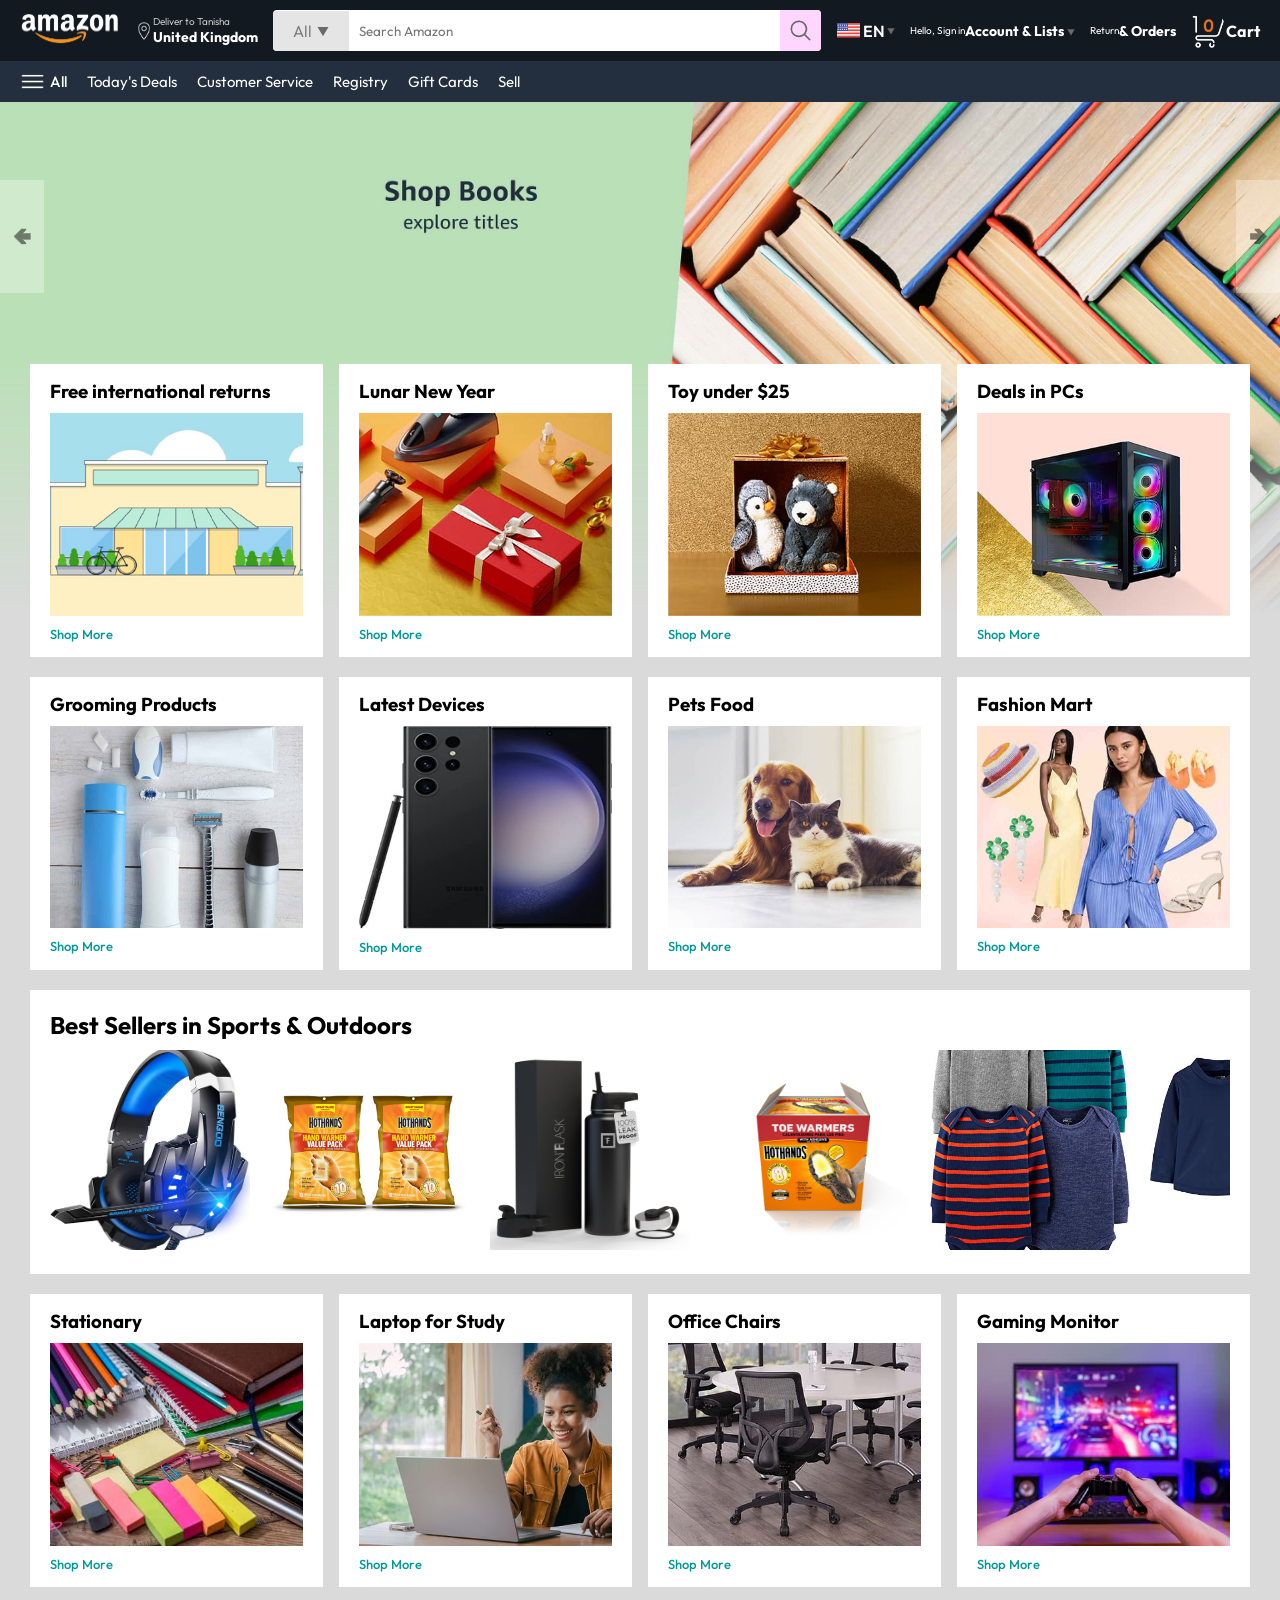
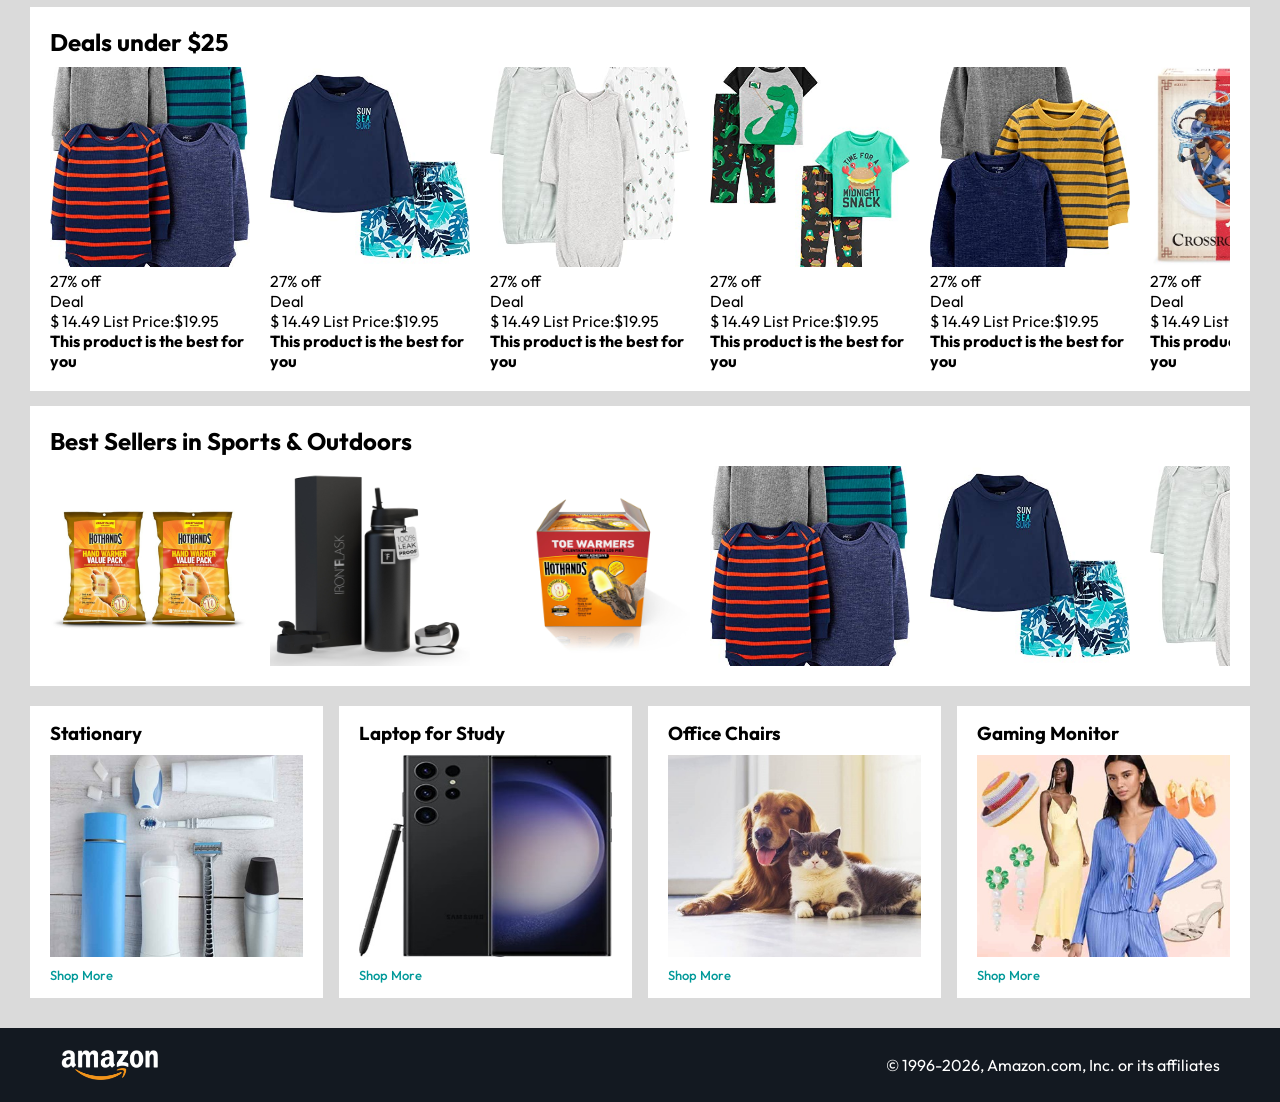
<file: index.html>
<!DOCTYPE html>
<html lang="en">
<head>
    <meta charset="UTF-8">
    <meta name="viewport" content="width=device-width, initial-scale=1.0">
    <title>Amazon Clone Website</title><!--on the tab button, this is written-->
    <link rel="stylesheet" href="style.css"><!--link is used to connect one html file to another file, has no closing tag, usually written inside the head section, rel implies that the linked file is a css file used for styling(design), href means location Hypertext Reference, here its in the same folder as the html file but otherwise if inside a folder, it would look like href="css/style.css". overall i'm saying “HTML, please use the design from the file called style.css"-->

</head>
<body>
    
    <!--takes me to the homepage-->
    <nav><!--nav bar has the navigation section that usually contains the logo,menu and the links that are extra-->
        <a href="./index.html">
            <img src="./assets/amazon_logo.png" width="100">
        </a><!--make the logo clickable-->
        <div class="nav-location">
            <img src="./assets/location_icon.png" alt="" height="18">
            <div class="location-text">
            <p>Deliver to Tanisha</p>
        <h1>United Kingdom</h1>
    </div>
</div>
<div class="nav-search">
    <div class="nav-search-category">
        <p>All</p>
        <img src="./assets/dropdown_icon.png" height="12" alt="">
    </div>
        <input type="text" class="nav-search-input" placeholder="Search Amazon">
        <img src="./assets/search_icon.png" class="nav-search-icon" alt="">
</div>
<div class="nav-language">
    <img src="./assets/us_flag.png" width="25px" alt="">
    <p>EN</p>
    <img src="./assets/dropdown_icon.png" width="8px" alt="">
</div>
<div class="nav-text">
    <p><a href="signin.html">Hello, Sign in</a></p>
    <h1>Account & Lists <img src="./assets/dropdown_icon.png" width="8px" alt=""></h1>
</div>
<div class="nav-text">
    <p>Return</p>
    <h1>& Orders </h1>
</div>
<a href="/cart.html" class="nav-cart"><!--so that when we click on the cart icon, it'll open the cart.html thats the cart webpage-->
    <img src="./assets/cart_icon.png" width="35px" alt="">
    <h4>Cart</h4>
</a>
    </nav>
    
    
    <div class="nav-bottom">
        <div>
            <img src="./assets/menu_icon.png" width="25px" alt="">
            <p>All</p>
        </div><!--all this written below are placed side by side coz we did flex-->
        <p>Today's Deals</p>
        <p>Customer Service</p>
        <p>Registry</p>
        <p>Gift Cards</p>
        <p>Sell</p>
    </div>

    <div class="header-slider">
        <a href="#" class="control_prev">&#129144;</a>
        <a href="#" class="control_next">&#129146;</a>
        <ul>
            <img src="./assets/header1.jpg" class="header-img" alt="">
            <img src="./assets/header2.jpg" class="header-img" alt="">
            <img src="./assets/header3.jpg" class="header-img" alt="">
            <img src="./assets/header4.jpg" class="header-img" alt="">
            <img src="./assets/header5.jpg" class="header-img" alt="">
            <img src="./assets/header6.jpg" class="header-img" alt="">
        </ul>

    </div>
    <div class="box-row header-box"><!--used to make the image in the 1st page -->

        <div class="box-col">
            <h3> Free international returns</h3>
            <img src="./assets/box1-1.jpg" alt="">
            <a href="/">Shop More</a>
        </div>

        <div class="box-col">
            <h3> Lunar New Year</h3>
            <img src="./assets/box1-2.jpg" alt="">
            <a href="/">Shop More</a>
        </div>

        <div class="box-col">
            <h3> Toy under $25</h3>
            <img src="./assets/box1-3.jpg" alt="">
            <a href="/">Shop More</a>

        </div>
        <div class="box-col">
            <h3> Deals in PCs</h3>
            <img src="./assets/box1-4.jpg" alt="">
            <a href="/">Shop More</a>

        </div>
    </div>

    <!--2nd row element cards now we'll display-->

        <div class="box-row  "><!--used to make the image in the 1st page -->

        <div class="box-col">
            <h3> Grooming Products</h3>
            <img src="./assets/box2-1.jpg" alt="">
            <a href="/">Shop More</a>
        </div>

        <div class="box-col">
            <h3> Latest Devices</h3>
            <img src="./assets/box2-2.jpg" alt="">
            <a href="/">Shop More</a>
        </div>

        <div class="box-col">
            <h3> Pets Food</h3>
            <img src="./assets/box2-3.jpg" alt="">
            <a href="/">Shop More</a>

        </div>
        <div class="box-col">
            <h3> Fashion Mart</h3>
            <img src="./assets/box2-4.jpg" alt="">
            <a href="/">Shop More</a>

        </div>
    </div>



   <!--next row of best selling products in the amazon homescreen-->

   

    <!--  
    <div class="experiment1">
        I am a simple div
    </div>   
    <div class="experiment2">
        I am a second div
    </div>
-->
<div class="product-slider">
    <h2>Best Sellers in Sports & Outdoors</h2>
    <div class="products">
        <a href="/product.html">
            <img src="./assets/product_img.jpg" alt="">
        </a>
    <img src="./assets/product1-8.jpg">
    <img src="./assets/product1-9.jpg">
    <img src="./assets/product1-10.jpg">
    <img src="./assets/product2-1.jpg">
    <img src="./assets/product2-2.jpg">
    <img src="./assets/product2-3.jpg">
    <img src="./assets/product2-4.jpg">
    <img src="./assets/product2-5.jpg">
</div>
</div>

<div class="box-row  "><!--used to make the image in the 1st page -->

        <div class="box-col">
            <h3> Stationary</h3>
            <img src="./assets/box3-1.jpg" alt="">
            <a href="/">Shop More</a>
        </div>

        <div class="box-col">
            <h3> Laptop for Study</h3>
            <img src="./assets/box3-2.jpg" alt="">
            <a href="/">Shop More</a>
        </div>

        <div class="box-col">
            <h3> Office Chairs</h3>
            <img src="./assets/box3-3.jpg" alt="">
            <a href="/">Shop More</a>

        </div>
        <div class="box-col">
            <h3> Gaming Monitor</h3>
            <img src="./assets/box3-4.jpg" alt="">
            <a href="/">Shop More</a>

        </div>
    </div>

    <div class="product-slider-with-price">
        <h2>Deals under $25</h2>
        <div class="products">
            <div class="product-card">
                <div class="product-img-container">
                    <img src="./assets/product2-1.jpg" alt="">
                </div>
                <div class="product-offer">
                    <p>27% off<p> <span> Deal</span></p>
                </div>
                <p class="product-price">$ <span>14.49</span> List Price:$19.95</p>
                <h4>This product is the best for you</h4>
            </div>
            <!--11 product cards-->
             <div class="product-card">
                <div class="product-img-container">
                    <img src="./assets/product2-2.jpg" alt="">
                </div>
                <div class="product-offer">
                    <p>27% off<p> <span> Deal</span></p>
                </div>
                <p class="product-price">$ <span>14.49</span> List Price:$19.95</p>
                <h4>This product is the best for you</h4>
            </div>
             <div class="product-card">
                <div class="product-img-container">
                    <img src="./assets/product2-3.jpg" alt="">
                </div>
                <div class="product-offer">
                    <p>27% off<p> <span> Deal</span></p>
                </div>
                <p class="product-price">$ <span>14.49</span> List Price:$19.95</p>
                <h4>This product is the best for you</h4>
            </div>
             <div class="product-card">
                <div class="product-img-container">
                    <img src="./assets/product2-4.jpg" alt="">
                </div>
                <div class="product-offer">
                    <p>27% off<p> <span> Deal</span></p>
                </div>
                <p class="product-price">$ <span>14.49</span> List Price:$19.95</p>
                <h4>This product is the best for you</h4>
            </div>
             <div class="product-card">
                <div class="product-img-container">
                    <img src="./assets/product2-5.jpg" alt="">
                </div>
                <div class="product-offer">
                    <p>27% off<p> <span> Deal</span></p>
                </div>
                <p class="product-price">$ <span>14.49</span> List Price:$19.95</p>
                <h4>This product is the best for you</h4>
            </div>
             <div class="product-card">
                <div class="product-img-container">
                    <img src="./assets/product2-6.jpg" alt="">
                </div>
                <div class="product-offer">
                    <p>27% off<p> <span> Deal</span></p>
                </div>
                <p class="product-price">$ <span>14.49</span> List Price:$19.95</p>
                <h4>This product is the best for you</h4>
            </div>
             <div class="product-card">
                <div class="product-img-container">
                    <img src="./assets/product2-7.jpg" alt="">
                </div>
                <div class="product-offer">
                    <p>27% off<p> <span> Deal</span></p>
                </div>
                <p class="product-price">$ <span>14.49</span> List Price:$19.95</p>
                <h4>This product is the best for you</h4>
            </div>
             <div class="product-card">
                <div class="product-img-container">
                    <img src="./assets/product2-8.jpg" alt="">
                </div>
                <div class="product-offer">
                    <p>27% off<p> <span> Deal</span></p>
                </div>
                <p class="product-price">$ <span>14.49</span> List Price:$19.95</p>
                <h4>This product is the best for you</h4>
            </div>
             <div class="product-card">
                <div class="product-img-container">
                    <img src="./assets/product2-9.jpg" alt="">
                </div>
                <div class="product-offer">
                    <p>27% off<p> <span> Deal</span></p>
                </div>
                <p class="product-price">$ <span>14.49</span> List Price:$19.95</p>
                <h4>This product is the best for you</h4>
            </div>
             <div class="product-card">
                <div class="product-img-container">
                    <img src="./assets/product2-10.jpg" alt="">
                </div>
                <div class="product-offer">
                    <p>27% off<p> <span> Deal</span></p>
                </div>
                <p class="product-price">$ <span>14.49</span> List Price:$19.95</p>
                <h4>This product is the best for you</h4>
            </div>
             <div class="product-card">
                <div class="product-img-container">
                    <img src="./assets/product2-11.jpg" alt="">
                </div>
                <div class="product-offer">
                    <p>27% off<p> <span> Deal</span></p>
                </div>
                <p class="product-price">$ <span>14.49</span> List Price:$19.95</p>
                <h4>This product is the best for you</h4>
            </div>
             <div class="product-card">
                <div class="product-img-container">
                    <img src="./assets/product2-12.jpg" alt="">
                </div>
                <div class="product-offer">
                    <p>27% off<p> <span> Deal</span></p>
                </div>
                <p class="product-price">$ <span>14.49</span> List Price:$19.95</p>
                <h4>This product is the best for you</h4>
            </div>
        </div>
    </div>
    <div class="product-slider">
    <h2>Best Sellers in Sports & Outdoors</h2>
    <div class="products">
    <img src="./assets/product1-8.jpg">
    <img src="./assets/product1-9.jpg">
    <img src="./assets/product1-10.jpg">
    <img src="./assets/product2-1.jpg">
    <img src="./assets/product2-2.jpg">
    <img src="./assets/product2-3.jpg">
    <img src="./assets/product2-4.jpg">
    <img src="./assets/product2-5.jpg">
</div>
</div>
<div class="box-row  "><!--used to make the image in the 1st page -->

        <div class="box-col">
            <h3> Stationary</h3>
            <img src="./assets/box2-1.jpg" alt="">
            <a href="/">Shop More</a>
        </div>

        <div class="box-col">
            <h3> Laptop for Study</h3>
            <img src="./assets/box2-2.jpg" alt="">
            <a href="/">Shop More</a>
        </div>

        <div class="box-col">
            <h3> Office Chairs</h3>
            <img src="./assets/box2-3.jpg" alt="">
            <a href="/">Shop More</a>

        </div>
        <div class="box-col">
            <h3> Gaming Monitor</h3>
            <img src="./assets/box2-4.jpg" alt="">
            <a href="/">Shop More</a>

        </div>
    </div>
    <footer>
        <img src="./assets/amazon_logo.png" width="100" alt="">
        <p>© 1996-2026, Amazon.com, Inc. or its affiliates</p>
    </footer>
    <script src="script.js"></script>
</body>
</html>
</file>
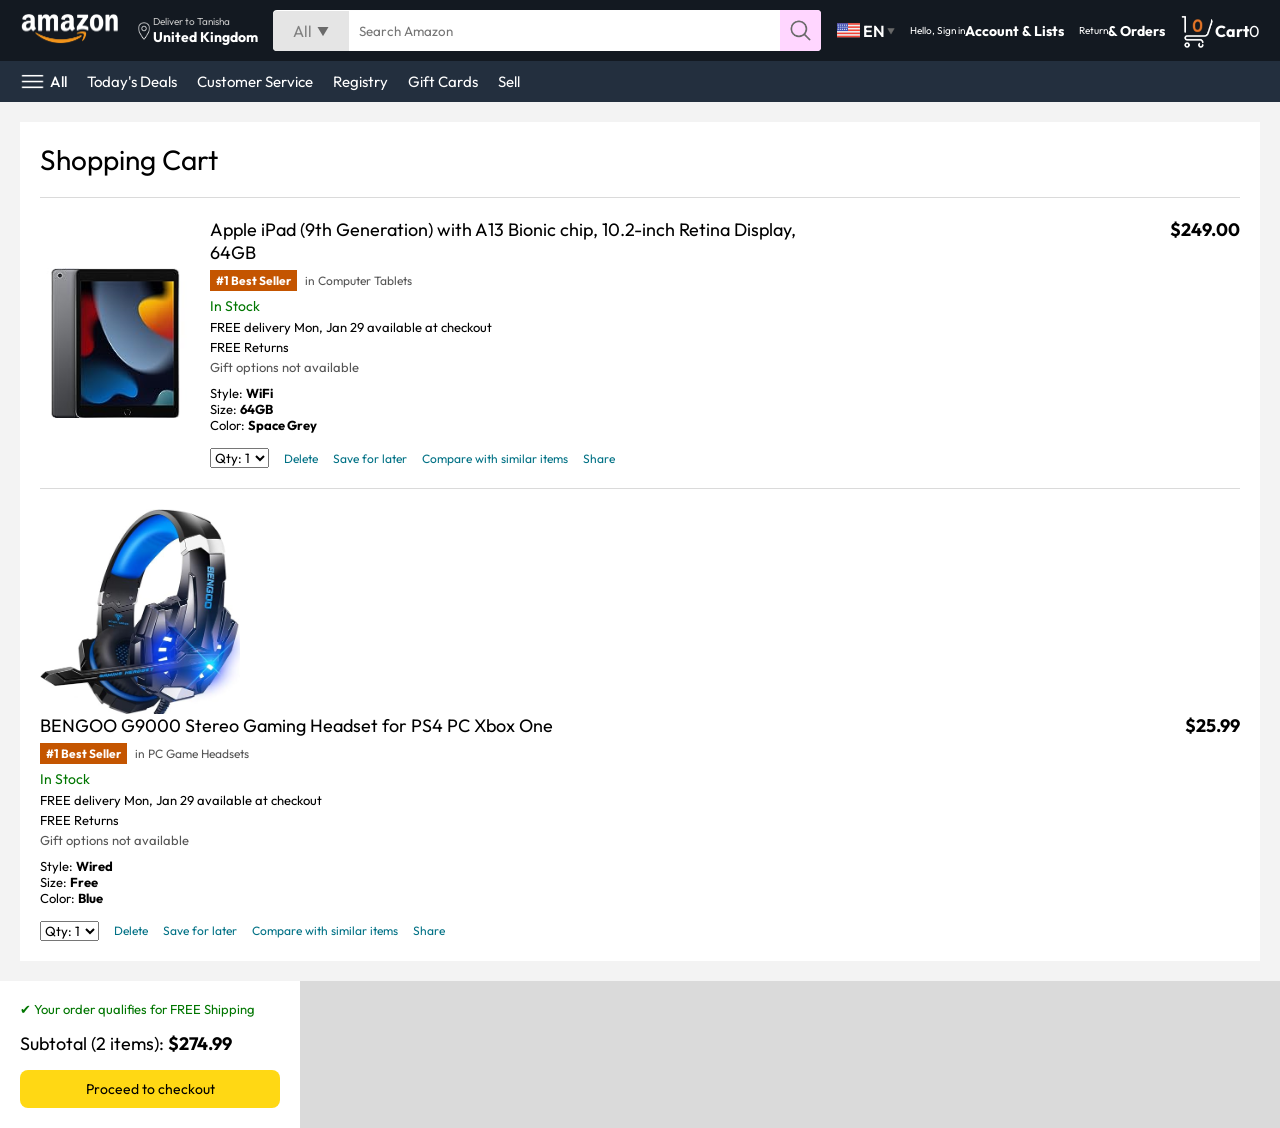
<file: cart.html>
<!DOCTYPE html>
<html lang="en">

<head>

<meta charset="UTF-8">
<meta name="viewport" content="width=device-width, initial-scale=1.0">

<title>Shopping Cart</title>

<link rel="stylesheet" href="style.css">
<link rel="stylesheet" href="cart.css">

</head>

<body>

<!-- ================= NAVBAR ================= -->
<nav>

<a href="./index.html">
<img src="./assets/amazon_logo.png" width="100">
</a>

<div class="nav-location">
<img src="./assets/location_icon.png" height="18">

<div class="location-text">
<p>Deliver to Tanisha</p>
<h1>United Kingdom</h1>
</div>

</div>


<div class="nav-search">

<div class="nav-search-category">
<p>All</p>
<img src="./assets/dropdown_icon.png" height="12">
</div>

<input type="text" placeholder="Search Amazon" class="nav-search-input">

<img src="./assets/search_icon.png" class="nav-search-icon">

</div>


<div class="nav-language">

<img src="./assets/us_flag.png" width="25">

<p>EN</p>

<img src="./assets/dropdown_icon.png" width="8">

</div>


<div class="nav-text">

<p><a href="/signin.html">Hello, Sign in </a></p>

<h1>Account & Lists</h1>

</div>


<div class="nav-text">

<p>Return</p>

<h1>& Orders</h1>

</div>


<a class="nav-cart">

<img src="./assets/cart_icon.png" width="35">

<h4>Cart</h4>
<span class="cart-count">0</span>
</a>

</nav>


<!-- ================= SECOND NAV ================= -->

<div class="nav-bottom">

<div>
<img src="./assets/menu_icon.png" width="25">
<p>All</p>
</div>

<p>Today's Deals</p>
<p>Customer Service</p>
<p>Registry</p>
<p>Gift Cards</p>
<p>Sell</p>

</div>


<!-- ================= CART PAGE ================= -->

<div class="cart">


<!-- LEFT SIDE PRODUCT LIST -->

<div class="cart-left">

<h1>Shopping Cart</h1>

<hr>


<!-- ================= PRODUCT 1 ================= -->

<div class="product">

<img src="./assets/ipad_img.jpg" class="product-img">


<div class="product-info">

<div class="title-price">

<p class="product-title">
Apple iPad (9th Generation) with A13 Bionic chip, 10.2-inch Retina Display, 64GB
</p>

<p class="price">$249.00</p>

</div>


<!-- BEST SELLER BADGE -->

<div class="badge-row">

<span class="badge">
#1 Best Seller
</span>

<span class="category">
in Computer Tablets
</span>

</div>


<p class="stock">In Stock</p>

<p class="delivery">
FREE delivery Mon, Jan 29 available at checkout
</p>

<p class="returns">
FREE Returns
</p>

<p class="gift">
Gift options not available
</p>


<!-- PRODUCT SPECIFICATIONS -->

<div class="specs">

<p>Style: <b>WiFi</b></p>

<p>Size: <b>64GB</b></p>

<p>Color: <b>Space Grey</b></p>

</div>


<!-- PRODUCT ACTIONS -->

<div class="actions">

<select>
<option>Qty: 1</option>
<option>Qty: 2</option>
<option>Qty: 3</option>
</select>

<a>Delete</a>

<a>Save for later</a>

<a>Compare with similar items</a>

<a>Share</a>

</div>

</div>

</div>



<hr>


<!-- ================= PRODUCT 2 ================= -->

<div class="product">

   <img src="./assets/product_img.jpg" width="200"> <!-- Large product image -->

</div>
<div class="product-info">

<div class="title-price">

<p class="product-title">
BENGOO G9000 Stereo Gaming Headset for PS4 PC Xbox One
</p>

<p class="price">$25.99</p>

</div>


<div class="badge-row">

<span class="badge">
#1 Best Seller
</span>

<span class="category">
in PC Game Headsets
</span>

</div>


<p class="stock">In Stock</p>

<p class="delivery">
FREE delivery Mon, Jan 29 available at checkout
</p>

<p class="returns">
FREE Returns
</p>

<p class="gift">
Gift options not available
</p>


<div class="specs">

<p>Style: <b>Wired</b></p>

<p>Size: <b>Free</b></p>

<p>Color: <b>Blue</b></p>

</div>


<div class="actions">

<select>
<option>Qty: 1</option>
<option>Qty: 2</option>
<option>Qty: 3</option>
</select>

<a>Delete</a>

<a>Save for later</a>

<a>Compare with similar items</a>

<a>Share</a>

</div>

</div>

</div>

</div>


<!-- ================= RIGHT SIDE SUBTOTAL ================= -->

<div class="cart-right">

<p class="free-ship">
✔ Your order qualifies for FREE Shipping
</p>

<h3>
Subtotal (2 items): <span>$274.99</span>
</h3>

<button class="checkout-btn">
Proceed to checkout
</button>

</div>


</div>


</body>

</html>
</file>
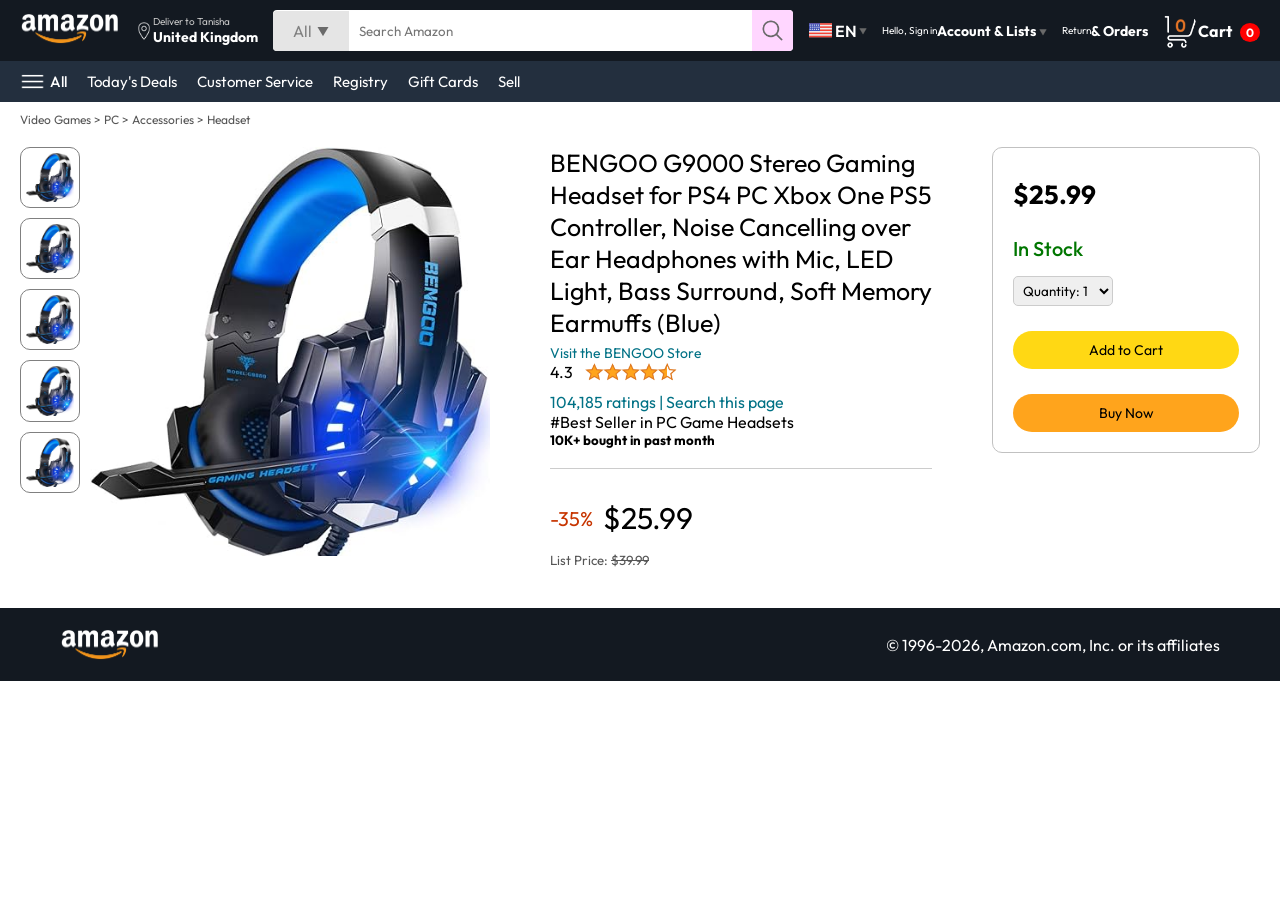
<file: product.html>
<!DOCTYPE html> <!-- Declares the document type as HTML5 -->
<html lang="en">

<head>

    <meta charset="UTF-8"> <!-- Character encoding -->
    <meta name="viewport" content="width=device-width, initial-scale=1.0"> <!-- Responsive layout -->

    <title>Product Page</title>

    <!-- Global styles -->
    <link rel="stylesheet" href="style.css">

    <!-- Product page styles -->
    <link rel="stylesheet" href="product.css">

</head>

<body>

<!-- ================= NAVBAR ================= -->

<nav>

    <!-- Logo redirects to homepage -->
    <a href="./index.html">
        <img src="./assets/amazon_logo.png" width="100">
    </a>

    <!-- Delivery location -->
    <div class="nav-location">

        <img src="./assets/location_icon.png" height="18">

        <div class="location-text">
            <p>Deliver to Tanisha</p>
            <h1>United Kingdom</h1>
        </div>

    </div>


    <!-- Search bar -->
    <div class="nav-search">

        <div class="nav-search-category">
            <p>All</p>
            <img src="./assets/dropdown_icon.png" height="12">
        </div>

        <input type="text" class="nav-search-input" placeholder="Search Amazon">

        <img src="./assets/search_icon.png" class="nav-search-icon">

    </div>


    <!-- Language -->
    <div class="nav-language">

        <img src="./assets/us_flag.png" width="25px">
        <p>EN</p>
        <img src="./assets/dropdown_icon.png" width="8px">

    </div>


    <!-- Account -->
    <div class="nav-text">

        <p><a href="signin.html">Hello, Sign in</a></p>

        <h1>
            Account & Lists
            <img src="./assets/dropdown_icon.png" width="8px">
        </h1>

    </div>


    <!-- Orders -->
    <div class="nav-text">
        <p>Return</p>
        <h1>& Orders</h1>
    </div>


    <!-- Cart -->
    <a href="./cart.html" class="nav-cart">

        <img src="./assets/cart_icon.png" width="35px">

        <!-- cart-count will be updated by JS -->
        <h4>Cart <span class="cart-count">0</span></h4>

    </a>

</nav>


<!-- ================= SECOND NAVBAR ================= -->

<div class="nav-bottom">

    <div>
        <img src="./assets/menu_icon.png" width="25px">
        <p>All</p>
    </div>

    <p>Today's Deals</p>
    <p>Customer Service</p>
    <p>Registry</p>
    <p>Gift Cards</p>
    <p>Sell</p>

</div>


<!-- ================= BREADCRUMB ================= -->

<p class="breadcrum">
    Video Games > PC > Accessories > Headset
</p>


<!-- ================= PRODUCT DISPLAY ================= -->

<div class="product-display">

    <!-- Product image section -->
    <div class="product-d-image">

        <!-- Small side images -->
        <div class="product-icons">

            <img src="./assets/product_img.jpg" width="60">
            <img src="./assets/product_img.jpg" width="60">
            <img src="./assets/product_img.jpg" width="60">
            <img src="./assets/product_img.jpg" width="60">
            <img src="./assets/product_img.jpg" width="60">

        </div>

        <!-- Main image -->
        <div class="product-main-image">
            <img src="./assets/product_img.jpg" width="400">
        </div>

    </div>


    <!-- ================= PRODUCT DETAILS ================= -->

    <div class="product-d-details">

        <p class="product-title">

            BENGOO G9000 Stereo Gaming Headset for PS4 PC Xbox One PS5 Controller,
            Noise Cancelling over Ear Headphones with Mic, LED Light, Bass Surround,
            Soft Memory Earmuffs (Blue)

        </p>

        <p class="brand-store">
            Visit the BENGOO Store
        </p>


        <!-- Rating -->
        <div class="product-rating">

            <div>

                <div>
                    4.3
                    <img src="./assets/rating_img.png" height="20px">
                </div>

            </div>

            <p>104,185 ratings | Search this page</p>

        </div>


        <p><span>#Best Seller</span> in PC Game Headsets</p>

        <h5>10K+ bought in past month</h5>

        <hr>


        <!-- Price section -->
        <div class="product-price">

            <div>

                <p>-35%</p>

                <h1>$<span>25</span>.99</h1>

            </div>

            <h5>List Price: <span>$39.99</span></h5>

        </div>

    </div>


    <!-- ================= PURCHASE BOX ================= -->

    <div class="product-d-purchase">

        <h1 class="price">$<span>25.99</span></h1>

        <h2 class="product-stock">
            In Stock
        </h2>


        <!-- Quantity -->
        <select class="product-quantity">

            <option value="1">Quantity: 1</option>
            <option value="2">Quantity: 2</option>
            <option value="3">Quantity: 3</option>

        </select>


        <!-- IMPORTANT: add-cart class used by JS -->
        <button class="btn add-cart">
            Add to Cart
        </button>


        <button class="btn product-buy">
            Buy Now
        </button>

    </div>

</div>


<!-- ================= FOOTER ================= -->

<footer>

    <img src="./assets/amazon_logo.png" width="100">

    <p>
        © 1996-2026, Amazon.com, Inc. or its affiliates
    </p>

</footer>


<!-- IMPORTANT: connect JS file -->
<script src="script.js"></script>

</body>
</html>
</file>
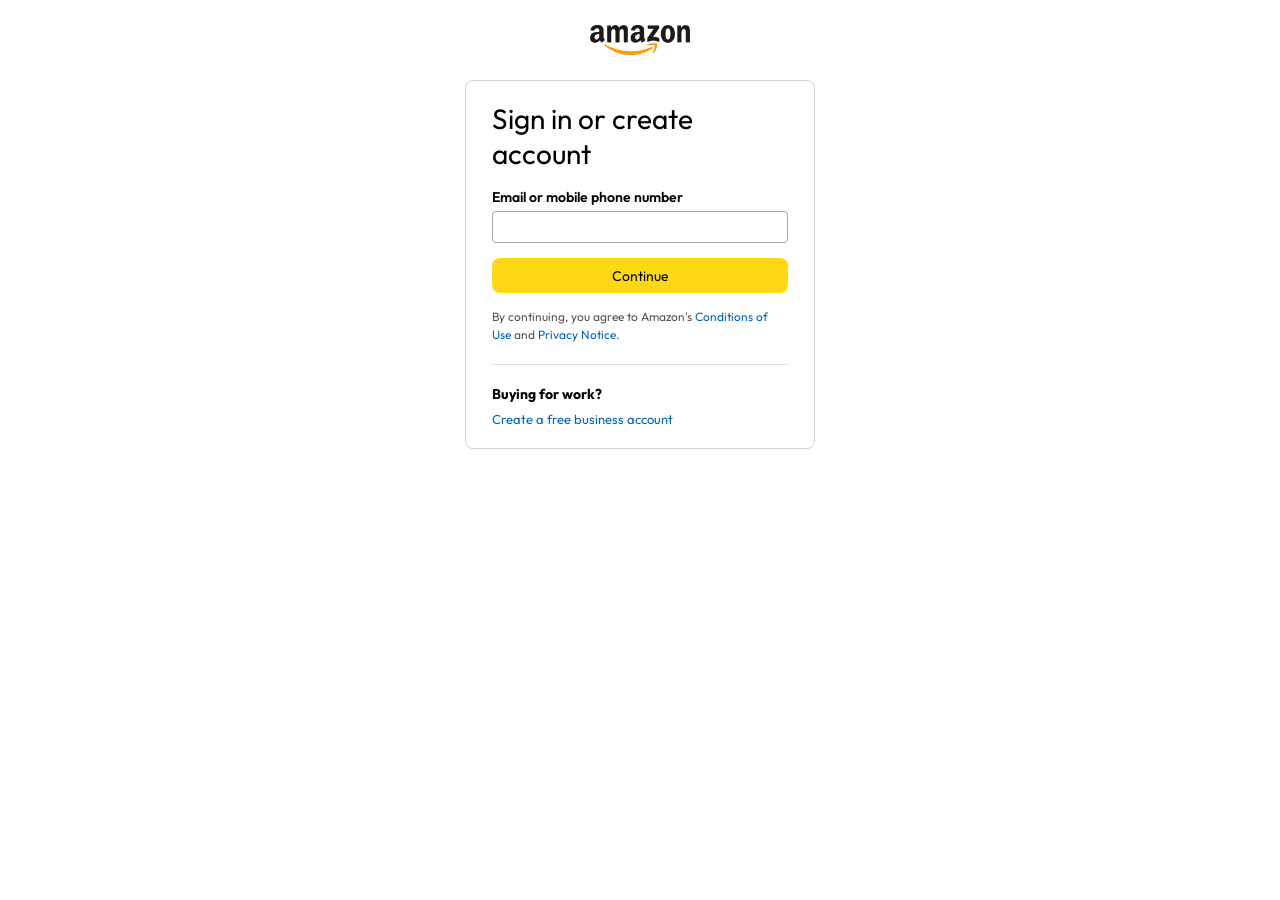
<file: signin.html>
<!DOCTYPE html>
<html lang="en">
<head>

<meta charset="UTF-8">
<meta name="viewport" content="width=device-width, initial-scale=1.0">

<title>Amazon Sign In</title>

<link rel="stylesheet" href="signin.css">

</head>

<body>

<!-- Amazon Logo -->
<a href="/">
<img src="./assets/amazon_logo_dark.png" class="logo" alt="Amazon Logo">
</a>

<!-- Sign In Card -->
<div class="signin-container">

<h1 class="signin-title">Sign in or create account</h1>

<form onsubmit="return validateForm()">

<label>Email or mobile phone number</label>

<input type="text" id="email">

<button type="submit">Continue</button>

</form>

<p class="signin-condition">
By continuing, you agree to Amazon's 
<a href="#">Conditions of Use</a> and 
<a href="#">Privacy Notice</a>.
</p>

<hr>

<p class="business-text"><b>Buying for work?</b></p>

<a class="business-link" href="#">Create a free business account</a>

</div>


<script>

function validateForm(){

let email = document.getElementById("email").value;

if(email === ""){
alert("Please enter email or phone number");
return false;
}

return true;

}

</script>

</body>
</html>
</file>
<file: style.css>
@import url('https://fonts.googleapis.com/css2?family=Outfit:wght@100..900&display=swap');

/* The asterisk (*) selects ALL HTML elements. */
* {
    margin: 0;
    padding: 0;
    /* border-box means padding and borders are included in the element's total width and height. */
    box-sizing: border-box; 
    font-family: 'Outfit', sans-serif;
}

body {
    background: #dadada;
}

a {
    /* Removes the default underline from links */
    text-decoration: none; 
    /* Inherits the text color from the parent element instead of defaulting to blue */
    color: inherit; 
}

/* ================= NAVBAR STYLES ================= */
nav {
    display: flex; /* Aligns children side-by-side */
    align-items: center; /* Centers items vertically */
    justify-content: space-between; /* Pushes items to the edges */
    background: #131921;
    padding: 10px 20px;
    color: white;
}

.nav-location {
    display: flex;
    align-items: center;
    margin-left: 15px;
}

.nav-location .location-text p {
    font-size: 10px;
    color: #c4c4c4;
}

.nav-location .location-text h1 {
    color: #fff;
    font-size: 14px;
}

.nav-search {
    flex: 1; /* Takes up all available remaining space */
    display: flex;
    align-items: center;
    background: #fff;
    color: gray;
    max-width: 1000px;
    border-radius: 4px;
    margin-left: 15px;
}

.nav-search-category {
    display: flex;
    align-items: center;
    padding: 10px 20px;
    gap: 5px;
    background: #e5e5e5;
    border-radius: 4px 0 0 4px;
}

.nav-search-input {
    border: none;
    outline: none;
    padding-left: 10px; /* Adjusted padding to look normal */
    width: 100%;
}

.nav-search-icon {
    max-width: 41px;
    padding: 8px;
    background: #ffd6ff; /* Amazon usually uses #febd69, but kept your color */
    border-radius: 0 4px 4px 0;
}

.nav-language, .nav-text, .nav-cart {
    display: flex;
    align-items: center;
    margin-left: 15px;
}

.nav-language {
    gap: 2px;
    font-weight: 600;
}

.nav-text p { font-size: 10px; }
.nav-text h1 { font-size: 14px; }

/* ================= SECONDARY NAVBAR ================= */
.nav-bottom {
    display: flex;
    align-items: center;
    gap: 20px;
    padding: 8px 20px;
    background: #232F3E;
    color: white;
    font-size: 15px;
}

.nav-bottom div {
    display: flex;
    align-items: center;
    gap: 5px;
    font-weight: 500;
}

/* ================= HOMEPAGE MAIN CONTENT ================= */
.header-slider ul {
    display: flex;
    overflow-y: hidden;
}

.header-img {
    max-width: 100%;
    /* Creates a fade-out effect at the bottom of the image */
    mask-image: linear-gradient(to bottom, #000000 50%, transparent 100%);
    -webkit-mask-image: linear-gradient(to bottom, #000000 50%, transparent 100%);
}

.header-slider a {
    position: absolute;
    top: 20%;
    z-index: 1; /* Keeps arrows above the images */
    padding: 5vh 1vw;
    background: #ffffff4f;
    color: #0000007b;
    font-weight: 600;
    font-size: 18px;
    cursor: pointer;
}

.control_next { right: 0; }

.box-row {
    display: flex;
    flex-wrap: wrap; /* Allows cards to wrap to the next line if screen gets too small */
    justify-content: space-between;
    margin: 20px 30px;
}

.box-col {
    display: flex;
    flex-direction: column;
    gap: 10px;
    padding: 15px 20px;
    background: white;
    max-width: 24%; /* Ensures 4 cards fit in one row */
    min-height: 200px;
    z-index: 1;
}

.box-col a {
    font-size: 13px;
    color: #009999;
    font-weight: 500;
}

.header-box { margin-top: -250px; /* Pulls boxes up over the slider gradient */ z-index: 2; position: relative;}

/* ================= PRODUCT SLIDERS ================= */
.product-slider, .product-slider-with-price {
    background: white;
    margin: 0 30px 15px 30px;
    padding: 20px;
}

.products {
    display: flex;
    overflow-x: auto; /* Adds horizontal scrolling */
    gap: 20px;
    margin-top: 10px;
}

/* Hides the scrollbar for a cleaner look */
.products::-webkit-scrollbar { display: none; }

.products img {
    width: 200px;
    height: 200px;
    object-fit: cover; /* Ensures images don't stretch weirdly */
    flex-shrink: 0; /* Prevents flexbox from squishing the images */
}

/* ================= FOOTER ================= */
footer {
    display: flex;
    justify-content: space-between;
    align-items: center;
    color: #fff;
    background: #131921;
    padding: 20px 60px;
    margin-top: 30px;
}
</file>
<file: cart.css>
/* Main cart container */
.cart {
    display: flex;
    padding: 20px;
    background: #f3f3f3;
    gap: 20px;
}

/* Left side white box */
.cart-left {
    background: white;
    padding: 20px;
    flex: 1; /* Takes up main space */
}

.cart-left h1 {
    font-size: 28px;
    font-weight: 400;
    margin-bottom: 15px;
}

.cart-left hr {
    border: none;
    height: 1px;
    background: #dadada;
    margin: 20px 0;
}

/* Product row */
.product {
    display: flex;
    gap: 20px;
    margin-top: 20px;
}

.product-img {
    width: 150px;
    object-fit: contain;
}

/* Product info */
.product-info {
    flex: 1;
}

.title-price {
    display: flex;
    justify-content: space-between;
    align-items: flex-start;
}

.product-title {
    font-size: 18px;
    max-width: 600px;
}

.price {
    font-size: 18px;
    font-weight: bold;
}

.badge-row {
    display: flex;
    align-items: center;
    gap: 8px;
    margin-top: 6px;
}

.badge {
    background: #c45500;
    color: white;
    font-size: 12px;
    padding: 3px 6px;
    font-weight: bold;
}

.category {
    font-size: 12px;
    color: #555;
}

.stock {
    color: #007600;
    font-size: 14px;
    margin-top: 6px;
}

.delivery, .returns, .gift {
    font-size: 13px;
    margin-top: 4px;
}
.gift { color: #555; }

.specs {
    margin-top: 10px;
    font-size: 13px;
}

.actions {
    display: flex;
    align-items: center;
    gap: 15px;
    margin-top: 15px;
    font-size: 12px;
    color: #007185;
}

.actions a {
    cursor: pointer;
}
.actions a:hover {
    text-decoration: underline;
}

/* Right side subtotal */
.cart-right {
    background: white;
    padding: 20px;
    width: 300px;
    height: fit-content;
}

.free-ship {
    color: #007600;
    font-size: 13px;
    margin-bottom: 15px;
}

.cart-right h3 {
    font-weight: 400;
    font-size: 18px;
    margin-bottom: 15px;
}

.cart-right h3 span {
    font-weight: bold;
}

.checkout-btn {
    width: 100%;
    background: #ffd814;
    border: none;
    padding: 10px;
    border-radius: 8px;
    cursor: pointer;
    font-size: 14px;
}
.checkout-btn:hover {
    background: #f7ca00;
}
</file>
<file: product.css>
body{
background:white;
font-family: Arial, Helvetica, sans-serif;
}

/* breadcrumb */
.breadcrum{
padding:10px 20px;
font-size:12px;
color:#565656;
}


/* main layout */
.product-display{
min-height:100%;
padding:10px 20px;
display:flex;
gap:30px;
align-items:flex-start;
}


/* product images */
.product-d-image{
display:flex;
gap:10px;
}

.product-icons{
display:flex;
flex-direction:column;
gap:10px;
}

.product-icons img{
border:1px solid gray;
border-radius:10px;
padding:5px;
cursor:pointer;
}


/* middle product details */
.product-d-details{
margin:0 30px;
max-width:600px;
}

.product-title{
font-size:25px;
line-height:32px;
}

.brand-store{
margin-top:5px;
color:#007185;
font-size:14px;
}


/* rating section */
.product-rating{
display:flex;
flex-direction:column;
gap:10px;
}

.product-rating div{
display:flex;
align-items:center;
gap:10px;
}

.product-rating p{
color:#007185;
}

.product-rating p span{
color:white;
background:#c73500;
padding:2px 5px;
border-radius:3px;
font-size:14px;
}


/* price section */
.product-price{
display:flex;
flex-direction:column;
gap:5px;
}

.product-price div{
display:flex;
align-items:center;
gap:10px;
margin:10px 0;
}

.product-price div p{
font-size:20px;
color:#c73500;
}

.product-price div h1{
font-size:30px;
font-weight:400;
}

.product-price h5{
color:#565656;
font-weight:400;
}

.product-price h5 span{
text-decoration:line-through;
}

.product-price p span{
color:#007185;
font-size:14px;
}


/* divider line */
.product-d-details hr{
border:none;
border-top:1px solid #ccc;
margin:20px 0;
}


/* color options */
.product-color-selection{
margin:20px 0;
}

.product-color-options{
display:flex;
gap:10px;
margin-top:10px;
flex-wrap:wrap;
}

.option{
display:flex;
align-items:center;
padding:8px 12px;
border:1px solid #cbcbcb;
gap:10px;
border-radius:5px;
cursor:pointer;
}


/* product info grid */
.product-info{
display:grid;
grid-template-columns:150px auto;
gap:8px;
max-width:400px;
margin:20px 0;
}


/* description */
.product-description{
margin:20px 0;
}

.product-description ul{
display:flex;
flex-direction:column;
gap:10px;
margin-left:30px;
}


/* purchase box */
.product-d-purchase{
width:100%;
max-width:280px;
border:1px solid #c1c1c1;
border-radius:10px;
padding:20px;
height:fit-content;
display:flex;
flex-direction:column;
gap:15px;
}

.product-d-purchase .title{
display:flex;
justify-content:space-between;
align-items:center;
}

.product-d-purchase .price{
font-size:26px;
margin:10px 0;
}

.product-d-purchase .gap{
display:flex;
flex-direction:column;
gap:10px;
}


/* delivery location */
.delivery-location{
display:flex;
align-items:center;
gap:8px;
font-size:14px;
color:#007185;
cursor:pointer;
}


/* stock text */
.product-stock{
color:#007600;
font-size:20px;
font-weight:500;
}


/* quantity dropdown */
.product-quantity{
padding:5px;
border-radius:5px;
border:1px solid #ccc;
width:100px;
}


/* buttons */
.btn{
background:#ffd814;
border:none;
padding:10px;
border-radius:20px;
cursor:pointer;
font-size:14px;
margin-top:10px;
}

.btn:hover{
background:#f7ca00;
}

.product-buy{
background:#ffa41c;
}

.product-buy:hover{
background:#fa8900;
}
/* ADDED CART COUNTER STYLE */

.cart-count{
background:#ff0000;
color:white;
font-size:12px;
padding:2px 6px;
border-radius:50%;
margin-left:5px;
}
</file>
<file: signin.css>
@import url('https://fonts.googleapis.com/css2?family=Outfit:wght@100..900&display=swap');

* {
    margin: 0;
    padding: 0;
    box-sizing: border-box;
    font-family: 'Outfit', sans-serif;
}

body {
    background: white;
    min-height: 100vh;
    display: flex;
    flex-direction: column;
    align-items: center;
}

/* Amazon logo */
.logo {
    width: 100px;
    margin: 25px auto;
    display: block;
}

/* Sign in card */
.signin-container {
    width: 350px;
    border: 1px solid #d2d2d2;
    padding: 20px 26px;
    border-radius: 8px;
    background: white;
}

.signin-title {
    font-size: 28px;
    font-weight: 400;
    margin-bottom: 15px;
}

.signin-container label {
    font-size: 14px;
    font-weight: 600;
}

.signin-container input {
    width: 100%;
    height: 32px;
    margin-top: 5px;
    padding: 3px 7px;
    border-radius: 4px;
    border: 1px solid #a6a6a6;
    font-size: 14px;
}

.signin-container button {
    width: 100%;
    height: 35px;
    margin-top: 15px;
    border: none;
    border-radius: 8px;
    background: #ffd814;
    cursor: pointer;
    font-size: 14px;
}

.signin-container button:hover {
    background: #f7ca00;
}

.signin-condition {
    font-size: 12px;
    margin-top: 15px;
    color: #555;
    line-height: 1.5;
}

.signin-condition a {
    color: #0066c0;
    text-decoration: none;
}

.signin-condition a:hover {
    text-decoration: underline;
}

.signin-container hr {
    margin: 20px 0;
    border: none;
    border-top: 1px solid #ddd;
}

.business-text {
    font-size: 14px;
    margin-bottom: 5px;
}

.business-link {
    color: #0066c0;
    font-size: 13px;
    text-decoration: none;
}

.business-link:hover { text-decoration: underline; }
</file>
